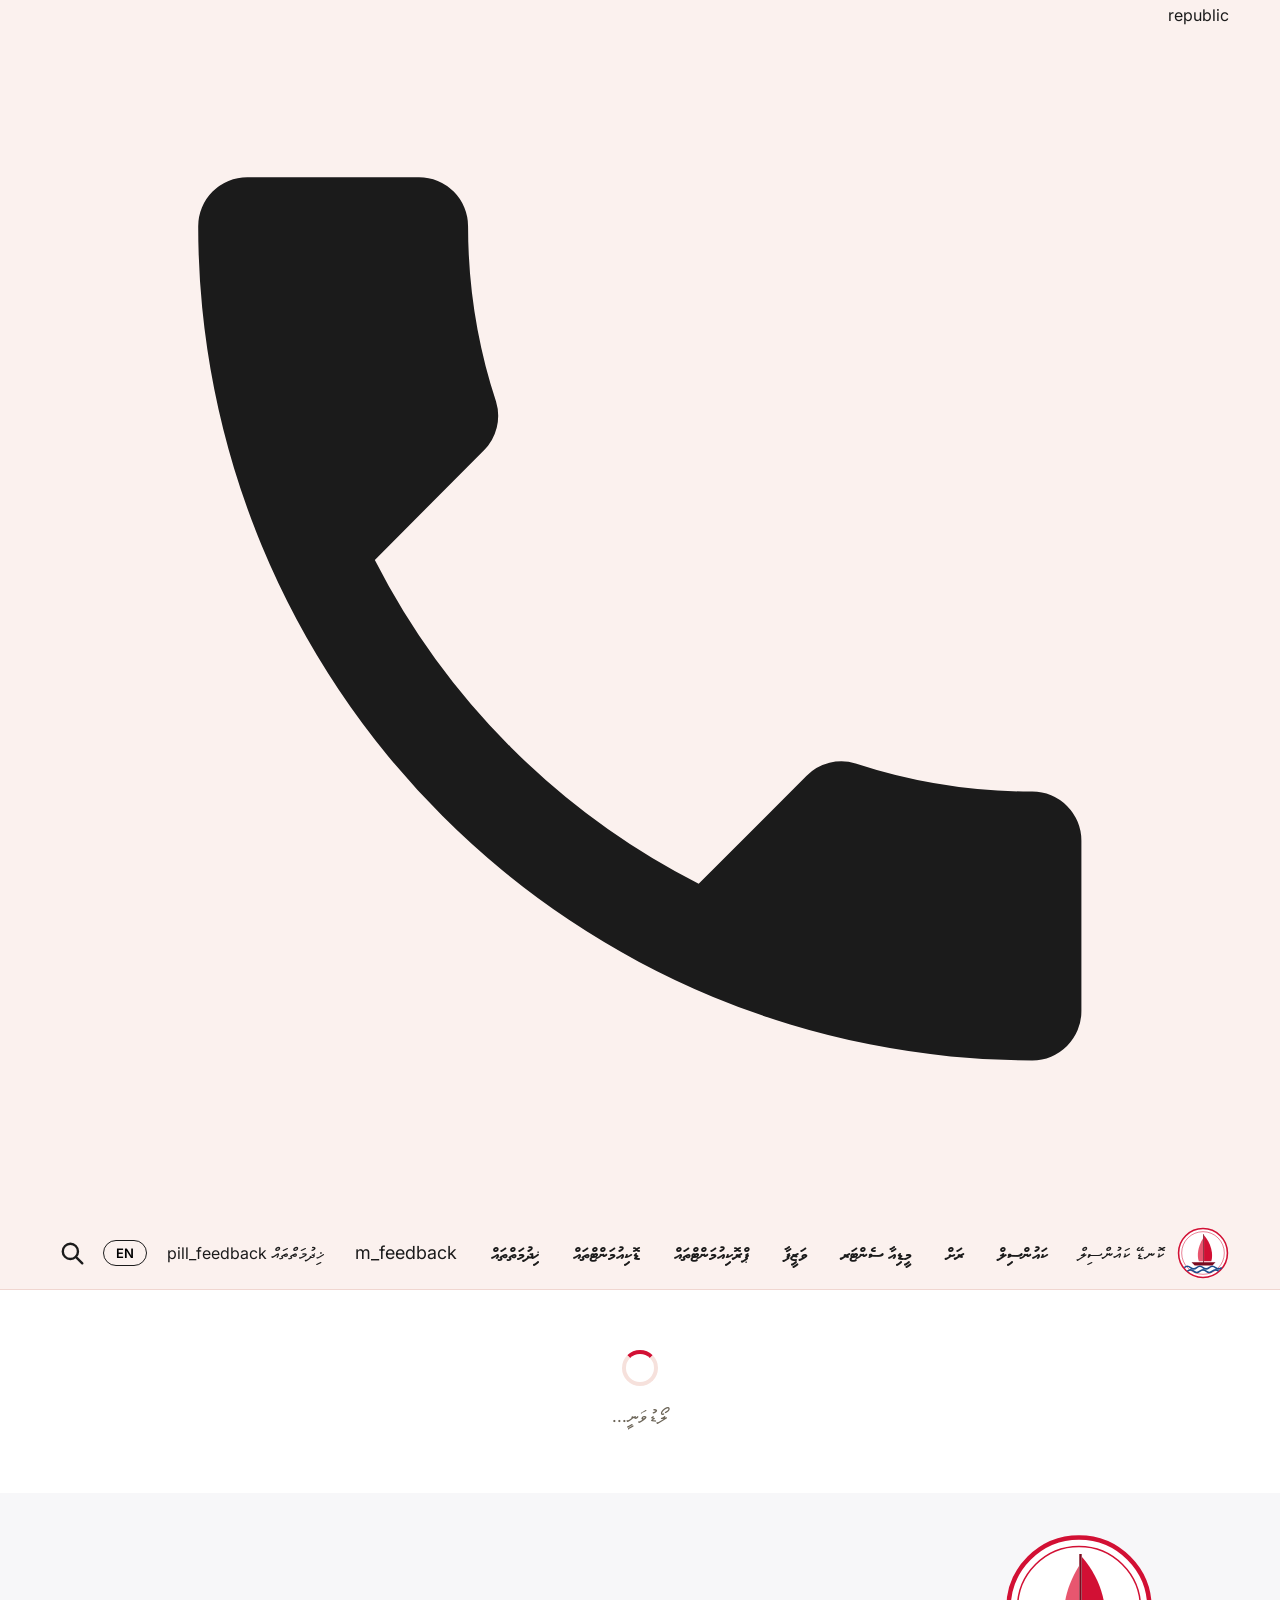
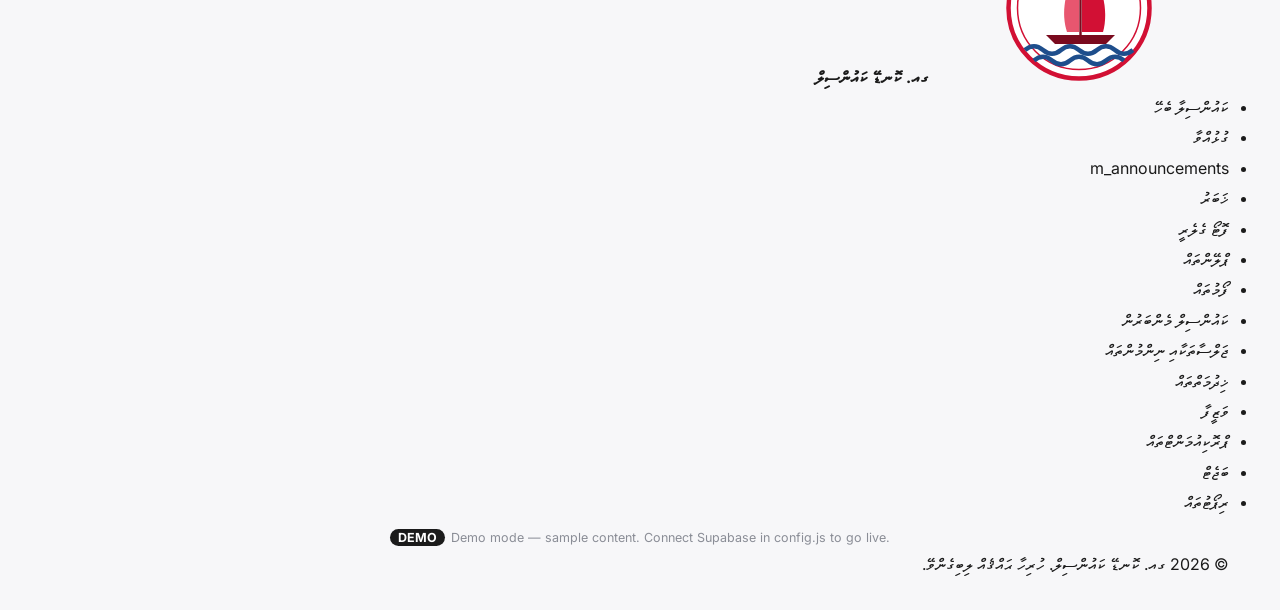
<file: index.html>
<!DOCTYPE html>
<html lang="dv" dir="rtl">
<head>
<meta charset="UTF-8">
<meta name="viewport" content="width=device-width, initial-scale=1.0">
<title>ގއ. ކޮނޑޭ ކައުންސިލް</title>
<meta name="description" content="GA. Kondey Council — official website: news, vacancies, procurement, services and council information.">
<link rel="preconnect" href="https://fonts.googleapis.com">
<link rel="preconnect" href="https://fonts.gstatic.com" crossorigin>
<link href="https://fonts.googleapis.com/css2?family=Noto+Sans+Thaana:wght@400;600;700&family=Inter:wght@400;500;600;700;800&display=swap" rel="stylesheet">
<link rel="stylesheet" href="css/site.css?v=20261116e">
</head>
<body>
<a href="#app" class="skip" data-i18n="skip">މައިގަނޑު ބައިތަކަށް</a>

<!-- Logo (placeholder — replace with the council's real logo) -->
<svg width="0" height="0" style="position:absolute" aria-hidden="true">
  <symbol id="logo" viewBox="0 0 100 100">
    <circle cx="50" cy="50" r="47" fill="#fff" stroke="#D21034" stroke-width="3"/>
    <circle cx="50" cy="50" r="41" fill="none" stroke="#D21034" stroke-width="1"/>
    <path d="M52 16 C66 32 70 52 66 66 L52 66 Z" fill="#D21034"/>
    <path d="M50 22 C40 38 38 54 42 66 L50 66 Z" fill="#E8566F"/>
    <line x1="51" y1="14" x2="51" y2="70" stroke="#7A0A1E" stroke-width="1.6"/>
    <path d="M28 68 L74 68 L68 74 L34 74 Z" fill="#7A0A1E"/>
    <path d="M14 78 q6 -5 12 0 t12 0 t12 0 t12 0 t12 0 t12 0" fill="none" stroke="#1E4E8C" stroke-width="3"/>
    <path d="M20 85 q6 -5 12 0 t12 0 t12 0 t12 0 t12 0" fill="none" stroke="#1E4E8C" stroke-width="3"/>
  </symbol>
</svg>

<header class="site-header" id="header">
  <div class="topbar"><div class="container tb-in">
    <span class="tb-text" data-i18n="republic">ދިވެހިރާއްޖޭގެ ޖުމްހޫރިއްޔާ</span>
    <a class="hotline" id="hotline" href="tel:+9607230019"><span class="hl-ic"><svg viewBox="0 0 24 24" fill="currentColor"><path d="M6.6 10.8a15.1 15.1 0 0 0 6.6 6.6l2.2-2.2a1 1 0 0 1 1-.25 11.4 11.4 0 0 0 3.6.57 1 1 0 0 1 1 1V20a1 1 0 0 1-1 1A17 17 0 0 1 3 4a1 1 0 0 1 1-1h3.5a1 1 0 0 1 1 1c0 1.25.2 2.45.57 3.57a1 1 0 0 1-.25 1z"/></svg></span><span class="ltr" id="hotlineNum"></span></a>
  </div></div>
  <div class="container nav">
    <a href="#/" class="logo" aria-label="Home">
      <svg><use href="#logo"/></svg>
      <span class="logo-name" data-i18n="short">ކޮނޑޭ ކައުންސިލް</span>
    </a>

    <ul class="menu" id="menu">
      <li><a href="#/council" data-i18n="m_council"></a>
        <ul class="dropdown">
          <li><a href="#/council" data-ic="building"><span class="ml" data-i18n="m_council_about"></span></a></li>
          <li><a href="#/council#members" data-ic="user"><span class="ml" data-i18n="m_members"></span></a></li>
          <li><a href="#/meetings" data-ic="gavel"><span class="ml" data-i18n="m_meetings"></span></a></li>
          <li><a href="#/contact" data-ic="phone"><span class="ml" data-i18n="m_contact"></span></a></li>
        </ul>
      </li>
      <li><a href="#/island" data-i18n="m_island"></a>
        <ul class="dropdown">
          <li><a href="#/island" data-ic="map"><span class="ml" data-i18n="m_island_profile"></span></a></li>
          <li><a href="#/island#gallery" data-ic="image"><span class="ml" data-i18n="m_gallery"></span></a></li>
          <li><a href="#/documents?type=plan" data-ic="plan"><span class="ml" data-i18n="m_plans"></span></a></li>
        </ul>
      </li>
      <li><a href="#/news" data-i18n="m_media"></a>
        <ul class="dropdown">
          <li><a href="#/news" data-ic="news"><span class="ml" data-i18n="m_news"></span></a></li>
          <li><a href="#/announcements" data-ic="megaphone"><span class="ml" data-i18n="m_announcements"></span></a></li>
          <li><a href="#/island#gallery" data-ic="image"><span class="ml" data-i18n="m_gallery"></span></a></li>
        </ul>
      </li>
      <li><a href="#/jobs" data-i18n="m_jobs"></a>
        <ul class="dropdown">
          <li><a href="#/jobs" data-ic="briefcase"><span class="ml" data-i18n="m_open_jobs"></span></a></li>
          <li><a href="#/jobs?show=all" data-ic="list"><span class="ml" data-i18n="m_all_jobs"></span></a></li>
        </ul>
      </li>
      <li><a href="#/procurement" data-i18n="m_procurement"></a>
        <ul class="dropdown">
          <li><a href="#/procurement" data-ic="megaphone"><span class="ml" data-i18n="m_open_tenders"></span></a></li>
          <li><a href="#/procurement?show=all" data-ic="receipt"><span class="ml" data-i18n="m_tender_results"></span></a></li>
        </ul>
      </li>
      <li><a href="#/documents" data-i18n="m_documents"></a>
        <ul class="dropdown">
          <li><a href="#/documents?type=form" data-ic="form"><span class="ml" data-i18n="m_forms"></span></a></li>
          <li><a href="#/documents?type=regulation" data-ic="scale"><span class="ml" data-i18n="m_regs"></span></a></li>
          <li><a href="#/documents?type=budget" data-ic="coins"><span class="ml" data-i18n="m_budget"></span></a></li>
          <li><a href="#/documents?type=report" data-ic="chart"><span class="ml" data-i18n="m_reports"></span></a></li>
          <li><a href="#/documents?type=plan" data-ic="plan"><span class="ml" data-i18n="m_plans"></span></a></li>
          <li><a href="#/documents" data-ic="folder"><span class="ml" data-i18n="m_all_docs"></span></a></li>
        </ul>
      </li>
      <li class="m-only"><a href="#/services" data-i18n="m_services"></a></li>
      <li class="m-only"><a href="#/contact" data-i18n="m_feedback"></a></li>
    </ul>

    <div class="nav-cta">
      <a class="pill pill-red" href="#/services" data-i18n="m_services"></a>
      <a class="pill pill-wine" href="#/contact" data-i18n="pill_feedback"></a>
    </div>

    <div class="nav-tools">
      <button class="lang-btn" id="langBtn" type="button">EN</button>
      <button class="icon-btn" id="searchBtn" type="button" aria-label="Search">
        <svg viewBox="0 0 24 24" fill="none" stroke="currentColor" stroke-width="2.2" stroke-linecap="round"><circle cx="10.5" cy="10.5" r="7"/><line x1="16" y1="16" x2="21.5" y2="21.5"/></svg>
      </button>
      <button class="icon-btn burger" id="burger" type="button" aria-label="Menu" aria-expanded="false">
        <svg viewBox="0 0 24 24" fill="none" stroke="currentColor" stroke-width="2.2" stroke-linecap="round"><line x1="3" y1="6" x2="21" y2="6"/><line x1="3" y1="12" x2="21" y2="12"/><line x1="3" y1="18" x2="21" y2="18"/></svg>
      </button>
    </div>
  </div>
</header>

<div class="search-panel" id="searchPanel" role="dialog" aria-modal="true" aria-label="Search">
  <form class="search-box" id="searchForm">
    <button class="icon-btn search-close" id="searchClose" type="button" aria-label="Close">
      <svg viewBox="0 0 24 24" fill="none" stroke="currentColor" stroke-width="2.2" stroke-linecap="round"><line x1="5" y1="5" x2="19" y2="19"/><line x1="19" y1="5" x2="5" y2="19"/></svg>
    </button>
    <input type="search" id="searchInput" data-i18n-ph="search" placeholder="ހޯދާ..." autocomplete="off">
  </form>
</div>

<!-- Every page is drawn here by js/site.js -->
<main id="app" tabindex="-1"><div class="loading"><div class="spinner"></div></div></main>

<footer class="mfooter">
  <div class="container f-grid">
    <div class="f-brand"><svg><use href="#logo"/></svg><strong data-i18n="name">ގއ. ކޮނޑޭ ކައުންސިލް</strong></div>
    <ul class="f-links"><li><a href="#/council" data-i18n="m_council_about"></a></li><li><a href="#/contact" data-i18n="m_contact"></a></li><li><a href="#/announcements" data-i18n="m_announcements"></a></li><li><a href="#/news" data-i18n="m_news"></a></li><li><a href="#/island#gallery" data-i18n="m_gallery"></a></li><li><a href="#/documents?type=plan" data-i18n="m_plans"></a></li><li><a href="#/documents?type=form" data-i18n="m_forms"></a></li></ul>
    <ul class="f-links"><li><a href="#/council#members" data-i18n="m_members"></a></li><li><a href="#/meetings" data-i18n="m_meetings"></a></li><li><a href="#/services" data-i18n="m_services"></a></li><li><a href="#/jobs" data-i18n="m_jobs"></a></li><li><a href="#/procurement" data-i18n="m_procurement"></a></li><li><a href="#/documents?type=budget" data-i18n="m_budget"></a></li><li><a href="#/documents?type=report" data-i18n="m_reports"></a></li></ul>
    <div class="f-contact"><div id="fContact"></div><div class="social" id="social"></div></div>
  </div>
  <div class="container"><p class="f-copy" id="copy"></p></div>
</footer>

<div class="lightbox" id="lightbox" role="dialog" aria-modal="true">
  <button class="icon-btn" id="lbClose" type="button" aria-label="Close">
    <svg viewBox="0 0 24 24" fill="none" stroke="currentColor" stroke-width="2.2" stroke-linecap="round"><line x1="5" y1="5" x2="19" y2="19"/><line x1="19" y1="5" x2="5" y2="19"/></svg>
  </button>
  <figure><img id="lbImg" alt=""><p id="lbCap"></p></figure>
</div>

<button class="to-top" id="toTop" type="button" aria-label="Back to top">
  <svg viewBox="0 0 24 24" width="22" height="22" fill="none" stroke="currentColor" stroke-width="2.4" stroke-linecap="round"><path d="M6 15l6-6 6 6"/></svg>
</button>

<script src="config.js?v=20261116e"></script>
<script src="js/sample-data.js?v=20261116e"></script>
<script src="js/store.js?v=20261116e"></script>
<script src="js/site.js?v=20261116e"></script>
</body>
</html>
</file>
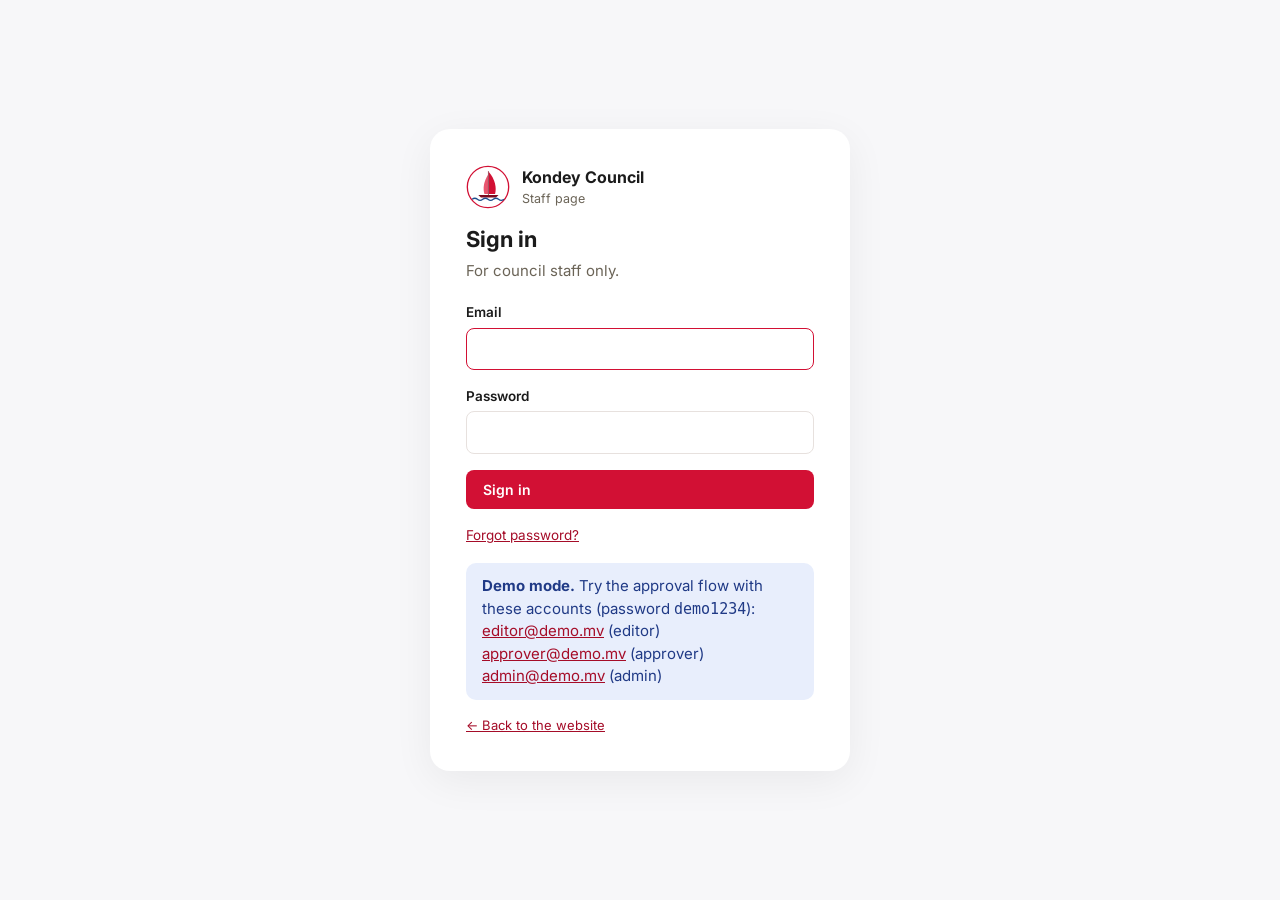
<file: admin.html>
<!DOCTYPE html>
<html lang="en" dir="ltr">
<head>
<meta charset="UTF-8">
<meta name="viewport" content="width=device-width, initial-scale=1.0">
<meta name="robots" content="noindex, nofollow">
<title>Staff — Kondey Council</title>
<link rel="preconnect" href="https://fonts.googleapis.com">
<link rel="preconnect" href="https://fonts.gstatic.com" crossorigin>
<link href="https://fonts.googleapis.com/css2?family=Inter:wght@400;500;600;700&display=swap" rel="stylesheet">
<link rel="stylesheet" href="css/admin.css?v=20261116e">
</head>
<body>
<svg width="0" height="0" style="position:absolute" aria-hidden="true">
  <symbol id="logo" viewBox="0 0 100 100">
    <circle cx="50" cy="50" r="47" fill="#fff" stroke="#D21034" stroke-width="3"/>
    <path d="M52 16 C66 32 70 52 66 66 L52 66 Z" fill="#D21034"/>
    <path d="M50 22 C40 38 38 54 42 66 L50 66 Z" fill="#E8566F"/>
    <line x1="51" y1="14" x2="51" y2="70" stroke="#7A0A1E" stroke-width="1.6"/>
    <path d="M28 68 L74 68 L68 74 L34 74 Z" fill="#7A0A1E"/>
    <path d="M14 78 q6 -5 12 0 t12 0 t12 0 t12 0 t12 0 t12 0" fill="none" stroke="#1E4E8C" stroke-width="3"/>
  </symbol>
</svg>
<div id="root"><div class="loading">Loading…</div></div>

<script src="config.js?v=20261116e"></script>
<script src="js/sample-data.js?v=20261116e"></script>
<script src="js/store.js?v=20261116e"></script>
<!-- Supabase library (only used once config.js is filled in) -->
<script>
  if (window.KondeyStore.live) document.write('<script src="https://cdn.jsdelivr.net/npm/@supabase/supabase-js@2"><\/script>');
</script>
<script src="js/admin.js?v=20261116e"></script>
</body>
</html>
</file>
<file: css/site.css>
/* Kondey Council website styles */
@font-face{font-family:"MV Waheed";src:url("../fonts/MV_Waheed.otf") format("opentype");font-display:swap;unicode-range:U+0780-07BF,U+060C,U+061B,U+061F,U+FDF2}
@font-face{font-family:"Faruma";src:url("../fonts/Faruma.ttf") format("truetype");font-display:swap;unicode-range:U+0780-07BF,U+060C,U+061B,U+061F,U+FDF2}




:root{
  --cream:#FBF1EE;
  --cream-2:#F6E1DC;
  --gold:#D21034;
  --gold-dark:#A50C28;
  --navy:#B00D2C;
  --navy-dark:#6E0718;
  --ink:#1B1B1B;
  --muted:#6B6457;
  --white:#FFFFFF;
  --line:#F0D6D0;
  --radius:14px;
  --head:"MV Waheed","Inter","Noto Sans Thaana",sans-serif;
  --body:"Faruma","Inter","Noto Sans Thaana",sans-serif;
}
html[lang="en"]{--head:"Inter",sans-serif;--body:"Inter",sans-serif}
*{box-sizing:border-box;margin:0;padding:0}
html{scroll-behavior:smooth}
body{font-family:var(--body);color:var(--ink);background:var(--white);line-height:1.9;font-size:16px}
html[lang="en"] body{line-height:1.6}
a{color:inherit;text-decoration:none}
img{max-width:100%;display:block}
h1,h2,h3,h4{font-family:var(--head);font-weight:700;line-height:1.5}
html[lang="dv"] :is(h1,h2,h3,h4){font-weight:400}
html[lang="en"] .service h3,html[lang="en"] .n-card h3{font-size:18px}
html[lang="en"] .news-item h4,html[lang="en"] .member h4{font-size:16px}
html[lang="en"] .menu>li>a{font-size:16px;font-weight:500}
html[lang="en"] .foot-links a{font-size:15px}
html[lang="en"] .foot-name span{font-size:16px}
.container{width:min(1240px,92%);margin-inline:auto}

/* ================= HEADER (matches your design) ================= */
.site-header{position:sticky;top:0;z-index:100;background:var(--cream);border-bottom:1px solid var(--line);transition:box-shadow .2s}
.site-header.scrolled{box-shadow:0 4px 18px rgba(0,0,0,.06)}
.nav{display:flex;align-items:center;justify-content:space-between;height:72px;gap:20px}
.logo{display:flex;align-items:center;gap:12px;flex-shrink:0}
.logo svg{width:52px;height:52px}
.logo-text{display:none;font-family:var(--head);font-size:15px;line-height:1.3}
.menu{display:flex;align-items:center;justify-content:space-between;flex:1;list-style:none;gap:6px}
.menu>li{position:relative}
.menu>li>a{display:block;padding:22px 10px;font-family:var(--head);font-size:18px;white-space:nowrap;transition:color .2s}
.menu>li>a:hover,.menu>li:focus-within>a{color:var(--gold-dark)}
.dropdown{position:absolute;top:100%;inset-inline-start:0;min-width:220px;background:var(--white);border:1px solid var(--line);border-radius:10px;box-shadow:0 12px 30px rgba(0,0,0,.08);list-style:none;padding:8px;opacity:0;visibility:hidden;transform:translateY(8px);transition:.2s}
.menu>li:hover .dropdown,.menu>li:focus-within .dropdown{opacity:1;visibility:visible;transform:none}
.dropdown a{display:block;padding:8px 12px;border-radius:6px;font-size:15px}
.dropdown a:hover{background:var(--cream)}
.nav-tools{display:flex;align-items:center;gap:10px;flex-shrink:0}
.icon-btn{background:none;border:0;cursor:pointer;width:42px;height:42px;display:grid;place-items:center;border-radius:50%;color:var(--ink)}
.icon-btn:hover{background:var(--cream-2)}
.icon-btn svg{width:26px;height:26px}
.lang-btn{font-family:"Inter",sans-serif;font-weight:600;font-size:13px;border:1.5px solid var(--ink);border-radius:20px;padding:4px 12px;background:none;cursor:pointer}
html[lang="en"] .lang-btn{font-family:"Noto Sans Thaana",sans-serif}
.lang-btn:hover{background:var(--ink);color:var(--cream)}
.burger{display:none}

/* search overlay */
.search-panel{position:fixed;inset:0;background:rgba(251,241,238,.97);z-index:200;display:none;align-items:flex-start;justify-content:center;padding-top:18vh}
.search-panel.open{display:flex}
.search-box{width:min(680px,90%);position:relative}
.search-box input{width:100%;font-family:var(--body);font-size:22px;padding:18px 24px;border:2px solid var(--ink);border-radius:50px;background:var(--white);outline:none}
.search-close{position:absolute;top:-60px;inset-inline-end:0}

/* ================= HERO ================= */
.hero{position:relative;height:min(78vh,640px);overflow:hidden;color:var(--white)}
.slide{position:absolute;inset:0;background-size:cover;background-position:center;opacity:0;transition:opacity 1s}
.slide.active{opacity:1}
.slide::after{content:"";position:absolute;inset:0;background:linear-gradient(to top,rgba(60,4,14,.85) 0%,rgba(60,4,14,.25) 55%,rgba(0,0,0,.05) 100%)}
.hero-content{position:absolute;inset-inline:0;bottom:70px;z-index:2}
.tag{display:inline-block;background:var(--gold);color:var(--white);font-size:13px;padding:2px 14px;border-radius:20px;margin-bottom:12px}
.hero h1{font-size:clamp(26px,4vw,46px);max-width:760px;margin-bottom:10px}
.hero p{max-width:640px;opacity:.9;font-size:17px}
.btn{display:inline-flex;align-items:center;gap:8px;padding:10px 26px;border-radius:30px;font-family:var(--body);font-size:15px;cursor:pointer;border:0;transition:.2s}
.btn-gold{background:var(--gold);color:var(--white)}
.btn-gold:hover{background:var(--gold-dark)}
.btn-outline{border:1.5px solid currentColor;background:none}
.btn-outline:hover{background:var(--ink);color:var(--white);border-color:var(--ink)}
.hero .btn{margin-top:20px}
.dots{position:absolute;bottom:28px;inset-inline:0;display:flex;justify-content:center;gap:8px;z-index:3}
.dots button{width:10px;height:10px;border-radius:10px;border:0;background:rgba(255,255,255,.5);cursor:pointer;transition:.3s}
.dots button.active{width:30px;background:var(--gold)}

/* ================= STATS BAR ================= */
.stats{background:var(--navy);color:var(--white);position:relative;z-index:5}
.stats-grid{display:grid;grid-template-columns:repeat(4,1fr)}
.stat{padding:28px 16px;text-align:center;border-inline-start:1px solid rgba(255,255,255,.12)}
.stat:first-child{border:0}
.stat strong{display:block;font-family:"Inter",sans-serif;font-size:34px;font-weight:700;color:#FFD1D8;line-height:1.2}
.stat span{font-size:18px;opacity:.9;font-family:var(--head)}

/* ================= SECTIONS ================= */
section{padding:80px 0}
/* Section heading card (white rounded box, big centred navy title) */
.section-head{position:relative;display:flex;flex-direction:column;align-items:center;justify-content:center;text-align:center;
  background:var(--white);border:1px solid #ECEEF3;border-radius:24px;padding:38px 24px;margin-bottom:28px;
  box-shadow:0 2px 10px rgba(120,10,30,.05)}
.section-head > div{display:flex;flex-direction:column;align-items:center}
.section-head :is(h1,h2){font-size:clamp(30px,4.6vw,54px);color:#B00D2C;line-height:1.4;font-weight:700}
html[lang="en"] .section-head :is(h1,h2){font-weight:800;letter-spacing:-.5px}
html[lang="dv"] .section-head :is(h1,h2){font-weight:400}
.section-head p{color:var(--muted);margin-top:6px;font-size:16px}
.section-head .more{position:absolute;bottom:14px;inset-inline-end:24px;font-size:14px}
.panel-title .more{position:static}
.more{font-family:var(--body);color:var(--gold-dark);font-size:15px}
.more:hover{text-decoration:underline}
.bg-cream{background:var(--cream)}

/* services */
.services{display:grid;grid-template-columns:repeat(4,1fr);gap:20px}
.service{background:var(--white);border:1px solid var(--line);border-radius:var(--radius);padding:28px 22px;transition:.25s}
.service:hover{transform:translateY(-4px);box-shadow:0 14px 30px rgba(210,16,52,.12);border-color:var(--gold)}
.service .ic{width:54px;height:54px;border-radius:14px;background:var(--cream);display:grid;place-items:center;margin-bottom:16px;color:var(--navy)}
.service .ic svg{width:28px;height:28px}
.service h3{font-size:21px;margin-bottom:6px}
.service p{color:var(--muted);font-size:14.5px}

/* news */
.news-grid{display:grid;grid-template-columns:1.4fr 1fr;gap:24px}
.news-main{position:relative;border-radius:var(--radius);overflow:hidden;min-height:440px;color:var(--white);display:flex;align-items:flex-end}
.news-main img{position:absolute;inset:0;width:100%;height:100%;object-fit:cover;transition:transform .5s}
.news-main:hover img{transform:scale(1.04)}
.news-main::after{content:"";position:absolute;inset:0;background:linear-gradient(to top,rgba(0,0,0,.8),transparent 60%)}
.news-main .txt{position:relative;z-index:2;padding:28px}
.news-main h3{font-size:28px}
.news-list{display:flex;flex-direction:column;gap:18px}
.news-item{display:grid;grid-template-columns:130px 1fr;gap:16px;align-items:center;padding-bottom:18px;border-bottom:1px solid var(--line)}
.news-item:last-child{border:0}
.news-item img{width:130px;height:92px;object-fit:cover;border-radius:10px}
.news-item h4{font-size:19px;margin-bottom:4px}
.news-item h4:hover{color:var(--gold-dark)}
.date{font-size:13px;color:var(--muted)}
.news-main .date{color:rgba(255,255,255,.8)}

/* notices (procurement / jobs) */
.two-col{display:grid;grid-template-columns:1fr 1fr;gap:28px}
.panel{background:var(--white);border-radius:var(--radius);border:1px solid var(--line);padding:28px}
.panel-title{display:flex;justify-content:space-between;align-items:center;margin-bottom:12px}
.panel-title h3{font-size:24px}
.notice{display:flex;justify-content:space-between;align-items:center;gap:16px;padding:16px 0;border-bottom:1px dashed var(--line)}
.notice:last-child{border:0}
.notice h4{font-size:15.5px;font-weight:600}
.badge{font-size:12px;padding:2px 12px;border-radius:20px;white-space:nowrap}
.badge.open{background:#E3F4E8;color:#1E7A3C}
.badge.soon{background:#FFF2D6;color:#9E6B00}
.badge.closed{background:#F1F1F1;color:#777}

/* members */
.members{display:flex;flex-wrap:wrap;justify-content:center;gap:30px 22px;max-width:900px;margin-inline:auto}
.member{flex:0 1 285px}
.member{text-align:center}
.member .photo{aspect-ratio:1;border-radius:50%;overflow:hidden;border:4px solid var(--cream);box-shadow:0 0 0 2px var(--gold);margin:0 auto 14px;width:78%;max-width:230px}
.member .photo img{width:100%;height:100%;object-fit:cover}
.member h4{font-size:20px}
.member span{font-size:14px;color:var(--muted)}
.member.president .photo{box-shadow:0 0 0 3px var(--navy)}
.m-phone{display:inline-flex;align-items:center;gap:6px;margin-top:6px;padding:3px 14px;border-radius:20px;background:var(--cream);color:var(--gold-dark);font-family:"Inter",sans-serif;font-size:14px;direction:ltr}
.m-phone:hover{background:var(--gold);color:var(--white)}
.m-phone svg{width:14px;height:14px;flex-shrink:0}
.m-contacts{display:flex;flex-wrap:wrap;justify-content:center;gap:6px;margin-top:6px}
.m-contacts .m-phone{margin-top:0;font-size:13.5px;max-width:100%;overflow-wrap:anywhere}
.m-contacts a[href^="mailto"]{font-size:12.5px;letter-spacing:-.1px}
.m-contacts a[href^="mailto"]{white-space:nowrap}
.member span{display:block}

/* about band */
.about{display:grid;grid-template-columns:1fr 1fr;gap:50px;align-items:center}
.about img{border-radius:var(--radius);aspect-ratio:4/3;object-fit:cover;width:100%}
.about h2{font-size:clamp(24px,3vw,34px);margin-bottom:14px}
.about p{color:var(--muted);margin-bottom:14px}
.about .btns{display:flex;gap:12px;flex-wrap:wrap;margin-top:8px}

/* ===== news pages ===== */
[hidden]{display:none!important}
section[id],#home{scroll-margin-top:80px}
.crumbs{display:flex;gap:8px;align-items:center;font-size:14px;color:var(--muted);margin-bottom:18px;flex-wrap:wrap}
.crumbs a{color:var(--gold-dark)}
.crumbs a:hover{text-decoration:underline}
.news-cards{display:grid;grid-template-columns:repeat(3,1fr);gap:24px}
.n-card{background:var(--white);border:1px solid var(--line);border-radius:var(--radius);overflow:hidden;transition:.25s;display:flex;flex-direction:column}
.n-card:hover{transform:translateY(-4px);box-shadow:0 14px 30px rgba(210,16,52,.12)}
.n-card img{width:100%;aspect-ratio:16/10;object-fit:cover;background:var(--cream)}
.n-card .b{padding:18px 20px 22px}
.n-card .tag{font-size:12px;margin-bottom:8px}
.n-card h3{font-size:21px;margin-bottom:6px}
.n-card p{color:var(--muted);font-size:14.5px;margin-top:6px;display:-webkit-box;-webkit-line-clamp:2;-webkit-box-orient:vertical;overflow:hidden}
.article-wrap{display:grid;grid-template-columns:1fr 320px;gap:40px;align-items:start}
.article h1{font-size:clamp(26px,3.6vw,40px);margin:6px 0 8px}
.article .meta{display:flex;gap:16px;align-items:center;color:var(--muted);font-size:14.5px;flex-wrap:wrap;margin-bottom:22px}
.article .cover{width:100%;aspect-ratio:16/9;object-fit:cover;border-radius:var(--radius);background:var(--cream);margin-bottom:28px}
.article .body p{font-size:17.5px;margin-bottom:18px;color:#2a2a2a}
html[lang="en"] .article .body p{font-size:17px;line-height:1.75}
.share{display:flex;align-items:center;gap:10px;border-top:1px solid var(--line);padding-top:20px;margin-top:10px;flex-wrap:wrap}
.share span{font-size:15px;color:var(--muted);margin-inline-end:4px}
.share a,.share button{width:40px;height:40px;border-radius:50%;background:var(--cream);color:var(--gold-dark);display:grid;place-items:center;border:0;cursor:pointer}
.share a:hover,.share button:hover{background:var(--gold);color:var(--white)}
.share svg{width:18px;height:18px}
.copied{font-size:13px;color:#1E7A3C}
.back-link{display:inline-flex;gap:6px;color:var(--gold-dark);margin-top:24px;font-size:15px}
.back-link:hover{text-decoration:underline}
.article-side{position:sticky;top:96px;background:var(--cream);border-radius:var(--radius);padding:22px}
.article-side h3{font-size:22px;margin-bottom:12px}
.article-side .news-item{grid-template-columns:90px 1fr;gap:12px;padding-bottom:14px;border-bottom:1px solid var(--line)}
.article-side .news-item img{width:90px;height:66px}
.article-side .news-item h4{font-size:17px}
.side-all{margin-top:16px;width:100%;justify-content:center}
@media (max-width:960px){.news-cards{grid-template-columns:repeat(2,1fr)}.article-wrap{grid-template-columns:1fr}.article-side{position:static}}
@media (max-width:560px){.news-cards{grid-template-columns:1fr}}

/* footer (card style) */
footer{background:#F7F7F9;padding:40px 0 30px}
.foot-card{background:var(--white);border-radius:24px;padding:40px 56px 34px;box-shadow:0 1px 6px rgba(0,0,0,.03)}
.foot-top{display:flex;justify-content:space-between;align-items:center;gap:20px;padding-bottom:40px;border-bottom:1.5px solid #E7E8EC;flex-wrap:wrap}
.foot-name{display:flex;align-items:baseline;gap:22px;flex-wrap:wrap}
.foot-name strong{font-family:var(--head);font-weight:400;color:var(--navy);font-size:22px}
.foot-name span{font-size:19px;color:var(--ink);font-family:var(--head)}
.social{display:flex;gap:18px}
.social a{color:#8A8D96;display:grid;place-items:center;transition:color .2s}
.social a:hover{color:var(--gold)}
.social svg{width:20px;height:20px}
.foot-links{display:flex;justify-content:space-between;flex-wrap:wrap;gap:12px 24px;list-style:none;padding:26px 0 30px}
.foot-links a{color:#7A7D86;font-size:17px;font-family:var(--head)}
.foot-links a:hover{color:var(--gold)}
.foot-contact{display:grid;grid-template-columns:repeat(4,1fr);align-items:center}
.fc-item{display:flex;align-items:center;justify-content:space-between;gap:16px;padding:6px 28px;direction:ltr;font-family:"Inter",sans-serif;font-size:15.5px;color:#3D4250}
html[dir="rtl"] .fc-item:not(:last-child),html[dir="ltr"] .fc-item:not(:first-child){border-left:1.5px solid #E7E8EC}
html[dir="rtl"] .fc-item:first-child,html[dir="ltr"] .fc-item:last-child{padding-right:0}
html[dir="rtl"] .fc-item:last-child,html[dir="ltr"] .fc-item:first-child{padding-left:0}
.fc-item svg{width:24px;height:24px;flex-shrink:0;color:#3D4250}
.fc-item a:hover{color:var(--gold)}
.copy{text-align:center;font-size:13.5px;color:#8A8D96;margin-top:22px}

.to-top{position:fixed;bottom:24px;inset-inline-start:24px;width:46px;height:46px;border-radius:50%;background:var(--gold);color:var(--white);border:0;cursor:pointer;display:none;place-items:center;box-shadow:0 6px 18px rgba(0,0,0,.2);z-index:90}
.to-top.show{display:grid}

/* ================= RESPONSIVE ================= */
@media (max-width:1100px){
  .menu>li>a{font-size:16px;padding-inline:6px}
}
@media (max-width:960px){
  .burger{display:grid}
  .logo-text{display:block}
  .menu{position:fixed;top:72px;inset-inline:0;bottom:0;background:var(--cream);flex-direction:column;align-items:stretch;justify-content:flex-start;padding:10px 6%;overflow-y:auto;transform:translateX(100%);transition:transform .3s;gap:0}
  html[dir="ltr"] .menu{transform:translateX(-100%)}
  .menu.open{transform:none!important}
  .menu>li>a{padding:14px 4px;border-bottom:1px solid var(--line);font-size:19px}
  .dropdown{position:static;opacity:1;visibility:visible;transform:none;box-shadow:none;border:0;background:none;display:none;padding:0 14px}
  .menu>li.expanded .dropdown{display:block}
  .services{grid-template-columns:repeat(2,1fr)}
  .news-grid,.two-col,.about{grid-template-columns:1fr}
  .foot-contact{grid-template-columns:1fr 1fr;row-gap:14px}
  .fc-item{border:0!important;padding:4px 0!important;justify-content:flex-start}
  .foot-card{padding:32px 28px}
  .foot-links{justify-content:flex-start}
  .stats-grid{grid-template-columns:repeat(2,1fr)}
  .stat:nth-child(3){border:0}
}
@media (max-width:560px){
  section{padding:56px 0}
  .section-head{padding:26px 16px;border-radius:18px}
  .section-head .more{position:static;margin-top:8px}
  .foot-contact{grid-template-columns:1fr}
  .services{grid-template-columns:1fr 1fr;gap:12px}
  .service{padding:18px 14px}
  .service .ic{width:44px;height:44px;margin-bottom:10px}
  .service h3{font-size:18px}
  .service p{font-size:13px}
  .fc-item{border:0!important;padding:4px 0!important;justify-content:flex-start;gap:14px}
  html[dir="rtl"] .fc-item{justify-content:flex-start}
  .foot-card{padding:28px 20px}
  .members{max-width:300px}
  .news-item{grid-template-columns:100px 1fr}
  .news-item img{width:100px;height:76px}
  .stat strong{font-size:26px}
}

/* ================= PHASE 1 PAGES ================= */
:focus-visible{outline:3px solid var(--gold);outline-offset:2px;border-radius:6px}
#app:focus,#app:focus-visible{outline:none}
.skip{position:absolute;inset-inline-start:-999px;top:8px;background:var(--ink);color:#fff;padding:8px 14px;border-radius:8px;z-index:300}
.skip:focus{inset-inline-start:8px}
.page{padding:48px 0 80px}
.loading,.empty{padding:60px 20px;text-align:center;color:var(--muted);font-size:17px}
.spinner{width:36px;height:36px;border:4px solid var(--cream-2);border-top-color:var(--gold);border-radius:50%;animation:spin 1s linear infinite;margin:0 auto 14px}
@keyframes spin{to{transform:rotate(360deg)}}
.updated{color:var(--muted);font-size:13.5px;margin-top:36px;text-align:center}
.lead{font-size:18px;color:#3a3a3a;max-width:820px}
.prose p{margin-bottom:14px;font-size:17px}
html[lang="en"] .prose p{line-height:1.75}

/* filter chips */
.filters{display:flex;flex-wrap:wrap;gap:8px;margin:0 0 24px;align-items:center}
.chip{border:1.5px solid var(--line);background:var(--white);border-radius:20px;padding:5px 16px;font-family:var(--body);font-size:14.5px;cursor:pointer;color:var(--ink)}
.chip:hover{border-color:var(--gold)}
.chip.on{background:var(--gold);color:var(--white);border-color:var(--gold)}
.filters select{border:1.5px solid var(--line);border-radius:20px;padding:5px 14px;font-family:var(--body);font-size:14.5px;background:var(--white)}

/* list rows (jobs, tenders, documents, meetings) */
.rows{background:var(--white);border:1px solid var(--line);border-radius:var(--radius);overflow:hidden}
.row{display:grid;grid-template-columns:1fr auto;gap:16px;align-items:center;padding:18px 24px;border-bottom:1px solid var(--line);transition:background .15s}
.row:last-child{border-bottom:0}
a.row:hover{background:var(--cream)}
.row h3{font-size:20px;line-height:1.5}
.row .sub{display:flex;flex-wrap:wrap;gap:6px 18px;color:var(--muted);font-size:14px;margin-top:2px}
.row .end{display:flex;align-items:center;gap:12px}
.ltr{direction:ltr;unicode-bidi:isolate;font-family:"Inter",sans-serif}
.btn-sm{padding:6px 16px;font-size:14px}
.dl{display:inline-flex;align-items:center;gap:6px;color:var(--gold-dark);border:1.5px solid var(--line);border-radius:20px;padding:5px 14px;font-size:14px;background:var(--white);white-space:nowrap}
.dl:hover{background:var(--gold);color:#fff;border-color:var(--gold)}
.dl svg{width:16px;height:16px}
.dl.off{color:var(--muted);pointer-events:none;opacity:.6}

/* detail pages */
.detail{display:grid;grid-template-columns:1fr 320px;gap:36px;align-items:start}
.detail-main{background:var(--white);border:1px solid var(--line);border-radius:var(--radius);padding:32px}
.detail-main h1{font-size:clamp(26px,3.4vw,38px);color:var(--navy);margin-bottom:6px}
.detail-main h2{font-size:22px;margin:22px 0 8px}
.detail-main ul,.prose ul{padding-inline-start:22px;margin-bottom:12px}
.detail-main li{margin-bottom:6px}
.facts{background:var(--cream);border-radius:var(--radius);padding:22px;position:sticky;top:96px}
.facts dl{display:grid;gap:12px}
.facts dt{font-size:13.5px;color:var(--muted)}
.facts dd{font-size:17px;font-weight:600}
.facts .btn{width:100%;justify-content:center;margin-top:16px}

/* services page cards reuse .service */
a.service{display:block}
.svc-icon{width:64px;height:64px;border-radius:16px;background:var(--cream);display:grid;place-items:center;color:var(--navy);margin-bottom:12px}
.svc-icon svg{width:32px;height:32px}

/* council / members */
.member .avatar{width:100%;height:100%;display:grid;place-items:center;background:var(--cream);color:var(--gold-dark);font-family:var(--head);font-size:48px}
.mini-panel{margin-top:36px}

/* island + gallery */
.gallery{display:grid;grid-template-columns:repeat(3,1fr);gap:14px}
.gallery button{border:0;padding:0;background:var(--cream);border-radius:12px;overflow:hidden;cursor:zoom-in;aspect-ratio:4/3}
.gallery img{width:100%;height:100%;object-fit:cover;transition:transform .4s}
.gallery button:hover img{transform:scale(1.05)}
.lightbox{position:fixed;inset:0;background:rgba(10,10,10,.88);z-index:400;display:none;align-items:center;justify-content:center;padding:4vw}
.lightbox.open{display:flex}
.lightbox img{max-width:100%;max-height:84vh;border-radius:10px}
.lightbox p{color:#fff;text-align:center;margin-top:10px}
.lightbox .icon-btn{position:absolute;top:16px;inset-inline-end:16px;color:#fff;background:rgba(255,255,255,.15)}

/* contact */
.contact-grid{display:grid;grid-template-columns:1fr 1fr;gap:28px;align-items:start}
.cards{display:grid;grid-template-columns:1fr 1fr;gap:14px}
.ccard{background:var(--white);border:1px solid var(--line);border-radius:var(--radius);padding:18px 20px}
.ccard small{display:block;color:var(--muted);font-size:13.5px}
.ccard strong{font-size:17px;display:block;margin-top:2px;white-space:pre-line}
.ccard.wide{grid-column:1/-1}
.map{width:100%;height:320px;border:0;border-radius:var(--radius);margin-top:14px;background:var(--cream)}
.form{background:var(--white);border:1px solid var(--line);border-radius:var(--radius);padding:28px}
.form h2{font-size:26px;color:var(--navy);margin-bottom:6px}
.field{margin-top:14px}
.field label{display:block;font-size:15px;margin-bottom:4px}
.field input,.field textarea,.field select{width:100%;font-family:var(--body);font-size:16px;padding:10px 14px;border:1.5px solid var(--line);border-radius:10px;background:#fff;color:var(--ink)}
.field input:focus,.field textarea:focus,.field select:focus{border-color:var(--gold);outline:none}
.field textarea{min-height:130px;resize:vertical}
.radios{display:flex;gap:18px}
.radios label{display:flex;align-items:center;gap:6px;margin:0}
.radios input{width:auto}
.hint{font-size:13.5px;color:var(--muted);margin-top:12px}
.err{color:#B3261E;font-size:13.5px;margin-top:4px}
.ok-box{background:#E3F4E8;color:#1E5E33;border-radius:10px;padding:14px 18px;margin-top:16px}
.ok-box strong{font-family:"Inter",sans-serif;font-size:20px;direction:ltr;display:inline-block}
.err-box{background:#FCE8E6;color:#8C1D18;border-radius:10px;padding:14px 18px;margin-top:16px}

/* search */
.search-page input{width:100%;font-family:var(--body);font-size:20px;padding:14px 22px;border:2px solid var(--ink);border-radius:40px;margin-bottom:24px}
.result-group{margin-bottom:28px}
.result-group h2{font-size:22px;color:var(--navy);margin-bottom:10px}
mark{background:#FFE3E8;color:inherit;border-radius:3px}

.demo-note{text-align:center;font-family:"Inter",sans-serif;font-size:12.5px;color:#8A8D96;margin-top:8px;direction:ltr}
.demo-note b{background:var(--ink);color:#fff;border-radius:10px;padding:1px 8px;margin-inline-end:6px}

@media (max-width:960px){
  .detail,.contact-grid{grid-template-columns:1fr}
  .facts{position:static}
  .gallery{grid-template-columns:repeat(2,1fr)}
}
@media (max-width:560px){
  .row{grid-template-columns:1fr;padding:16px}
  .row .end{justify-content:flex-start}
  .detail-main{padding:22px}
  .cards{grid-template-columns:1fr}
}
</file>
<file: css/admin.css>
/* Kondey Council — staff page styles */
@font-face{font-family:"Faruma";src:url("../fonts/Faruma.ttf") format("truetype");font-display:swap;unicode-range:U+0780-07BF,U+060C,U+061B,U+061F,U+FDF2}
@font-face{font-family:"MV Waheed";src:url("../fonts/MV_Waheed.otf") format("opentype");font-display:swap;unicode-range:U+0780-07BF,U+060C,U+061B,U+061F,U+FDF2}
:root{--red:#D21034;--red-dark:#A50C28;--blush:#FBF1EE;--line:#E7E1DE;--ink:#1B1B1B;--muted:#6B6457;--bg:#F7F7F9;--ok:#1E7A3C;--warn:#9E6B00}
*{box-sizing:border-box;margin:0;padding:0}
body{font-family:"Inter","Faruma",sans-serif;color:var(--ink);background:var(--bg);font-size:15px;line-height:1.5}
a{color:var(--red-dark)}
button,input,select,textarea{font:inherit;color:inherit}
.dv,[dir="rtl"]{font-family:"Faruma","Inter",sans-serif}
[hidden]{display:none!important}
:focus-visible{outline:3px solid var(--red);outline-offset:2px}

/* login */
.login{min-height:100vh;display:grid;place-items:center;padding:24px}
.login-card{background:#fff;border-radius:20px;padding:36px;width:min(420px,100%);box-shadow:0 10px 40px rgba(0,0,0,.06)}
.login-card h1{font-size:22px;margin:14px 0 4px}
.login-card p.sub{color:var(--muted);margin-bottom:20px}
.brand{display:flex;align-items:center;gap:12px}
.brand svg{width:44px;height:44px;flex-shrink:0}
.brand b{font-size:16px}
.brand small{display:block;color:var(--muted);font-size:12.5px}

/* layout */
.top{position:sticky;top:0;z-index:20;background:#fff;border-bottom:1px solid var(--line);display:flex;align-items:center;gap:14px;padding:10px 20px}
.top .who{margin-inline-start:auto;display:flex;align-items:center;gap:10px;flex-wrap:wrap;justify-content:flex-end}
.top .who span{color:var(--muted);font-size:13.5px}
.role{font-size:11.5px;font-weight:600;text-transform:uppercase;letter-spacing:.04em;padding:2px 8px;border-radius:10px;background:var(--blush);color:var(--red-dark)}
.top .menu-btn{display:none}
.shell{display:grid;grid-template-columns:240px 1fr;min-height:calc(100vh - 61px)}
.side{background:#fff;border-inline-end:1px solid var(--line);padding:14px 10px;position:sticky;top:61px;height:calc(100vh - 61px);overflow:auto}
.side a{display:flex;align-items:center;justify-content:space-between;gap:8px;padding:8px 12px;border-radius:8px;color:var(--ink);text-decoration:none;font-size:14.5px}
.side a:hover{background:var(--bg)}
.side a.on{background:var(--blush);color:var(--red-dark);font-weight:600}
.side .grp{font-size:11.5px;text-transform:uppercase;letter-spacing:.06em;color:var(--muted);padding:14px 12px 4px}
.count{background:var(--red);color:#fff;border-radius:10px;font-size:11.5px;padding:0 7px;min-width:20px;text-align:center}
.main{padding:24px 28px 60px;min-width:0}
.demo-bar{background:#1B1B1B;color:#fff;padding:8px 20px;font-size:13px;display:flex;gap:12px;align-items:center;flex-wrap:wrap}
.demo-bar button{background:#fff;color:#1B1B1B;border:0;border-radius:6px;padding:2px 10px;cursor:pointer;font-size:12.5px}

/* headings + toolbars */
.ph{display:flex;align-items:center;gap:12px;flex-wrap:wrap;margin-bottom:18px}
.ph h1{font-size:24px}
.ph .sp{margin-inline-start:auto;display:flex;gap:8px;flex-wrap:wrap}
.crumb{font-size:13px;color:var(--muted);margin-bottom:6px}
.crumb a{text-decoration:none}
.btn{display:inline-flex;align-items:center;gap:6px;border:1.5px solid transparent;border-radius:8px;padding:8px 16px;cursor:pointer;font-weight:600;font-size:14px;text-decoration:none;white-space:nowrap}
.btn:disabled{opacity:.55;cursor:default}
.btn.pri{background:var(--red);color:#fff}
.btn.pri:hover:not(:disabled){background:var(--red-dark)}
.btn.sec{background:#fff;border-color:var(--line);color:var(--ink)}
.btn.sec:hover:not(:disabled){border-color:var(--ink)}
.btn.ok{background:var(--ok);color:#fff}
.btn.danger{background:#fff;border-color:#F0C8C8;color:#B3261E}
.btn.danger:hover{background:#FCE8E6}
.btn.sm{padding:4px 10px;font-size:13px}
.tools{display:flex;gap:8px;flex-wrap:wrap;margin-bottom:14px;align-items:center}
.tools input,.tools select{border:1.5px solid var(--line);border-radius:8px;padding:7px 12px;background:#fff;min-width:200px}

/* cards + tables */
.card{background:#fff;border:1px solid var(--line);border-radius:14px;padding:20px}
.grid{display:grid;grid-template-columns:repeat(auto-fill,minmax(200px,1fr));gap:14px}
.stat-card{background:#fff;border:1px solid var(--line);border-radius:14px;padding:16px 18px;text-decoration:none;color:var(--ink)}
.stat-card:hover{border-color:var(--red)}
.stat-card b{font-size:16px;display:block}
.stat-card small{color:var(--muted)}
.big{font-size:30px;font-weight:700;color:var(--red-dark)}
table{width:100%;border-collapse:collapse;background:#fff;border:1px solid var(--line);border-radius:14px;overflow:hidden}
th,td{text-align:start;padding:11px 14px;border-bottom:1px solid var(--line);vertical-align:top}
th{font-size:12.5px;color:var(--muted);font-weight:600;background:#FBFBFC}
tr:last-child td{border-bottom:0}
tbody tr:hover{background:#FCFAF9}
td.t a{font-weight:600;text-decoration:none;color:var(--ink)}
td.t a:hover{color:var(--red-dark)}
td .dv{display:block}
td .en{display:block;color:var(--muted);font-size:13px}
.st{display:inline-block;font-size:12px;font-weight:600;padding:2px 10px;border-radius:10px;white-space:nowrap}
.st.published{background:#E3F4E8;color:var(--ok)}
.st.draft{background:#EEE;color:#555}
.st.pending{background:#FFF2D6;color:var(--warn)}
.st.changes{background:#E8EEFC;color:#2A4BA8}
.empty{padding:40px;text-align:center;color:var(--muted)}

/* forms */
.form{display:grid;gap:16px;max-width:980px}
.fld label,.fld .lbl{display:block;font-weight:600;font-size:13.5px;margin-bottom:5px}
.fld .req{color:var(--red)}
.fld input,.fld textarea,.fld select{width:100%;border:1.5px solid var(--line);border-radius:8px;padding:9px 12px;background:#fff;font-size:15px}
.fld textarea{min-height:120px;resize:vertical;line-height:1.7}
.fld textarea.tall{min-height:220px}
.fld input:focus,.fld textarea:focus,.fld select:focus{border-color:var(--red);outline:none}
.fld .hint{color:var(--muted);font-size:12.5px;margin-top:4px}
.fld .err{color:#B3261E;font-size:12.5px;margin-top:4px}
.fld.bad input,.fld.bad textarea,.fld.bad select{border-color:#B3261E}
.pair{display:grid;grid-template-columns:1fr 1fr;gap:14px}
.pair .tag{font-size:11px;font-weight:600;color:var(--muted);margin-inline-start:6px;text-transform:uppercase}
.media{display:flex;gap:12px;align-items:flex-start;flex-wrap:wrap}
.media .prev{width:120px;height:84px;border-radius:8px;background:var(--bg) center/cover no-repeat;border:1px solid var(--line);flex-shrink:0}
.media .col{flex:1;min-width:220px;display:grid;gap:6px}
.media .row{display:flex;gap:8px;align-items:center;flex-wrap:wrap}
.file-btn{position:relative;overflow:hidden}
.file-btn input{position:absolute;inset:0;opacity:0;cursor:pointer}
.actions{position:sticky;bottom:0;background:var(--bg);border-top:1px solid var(--line);padding:12px 0;margin-top:4px;display:flex;gap:8px;flex-wrap:wrap;align-items:center;max-width:980px}
.actions .sp{margin-inline-start:auto;display:flex;gap:8px}
.banner{border-radius:10px;padding:12px 16px;margin-bottom:16px;max-width:980px}
.banner.info{background:#E8EEFC;color:#203A86}
.banner.warn{background:#FFF2D6;color:#6B4800}
.banner.bad{background:#FCE8E6;color:#8C1D18}
.banner.good{background:#E3F4E8;color:#1E5E33}

/* feedback */
.fb{background:#fff;border:1px solid var(--line);border-radius:14px;padding:16px 18px;margin-bottom:12px}
.fb.done{opacity:.7}
.fb .h{display:flex;gap:10px;align-items:center;flex-wrap:wrap;margin-bottom:6px}
.fb .ref{font-weight:700;font-family:"Inter",monospace}
.fb .msg{white-space:pre-wrap;margin:8px 0;background:var(--bg);border-radius:8px;padding:10px 12px}
.fb textarea{width:100%;border:1.5px solid var(--line);border-radius:8px;padding:8px 10px;min-height:60px}

.toast{position:fixed;bottom:20px;left:50%;transform:translateX(-50%);background:#1B1B1B;color:#fff;padding:10px 18px;border-radius:10px;z-index:100;box-shadow:0 6px 24px rgba(0,0,0,.2);max-width:90vw}
.toast.bad{background:#B3261E}
.help h2{font-size:18px;margin:18px 0 6px}
.help p,.help li{max-width:760px;margin-bottom:6px}
.help ol,.help ul{padding-inline-start:22px}
.loading{padding:60px;text-align:center;color:var(--muted)}

@media (max-width:900px){
  .shell{grid-template-columns:1fr}
  .side{position:fixed;top:0;bottom:0;left:0;height:100vh;width:270px;z-index:50;transform:translateX(-105%);transition:transform .25s;box-shadow:0 10px 40px rgba(0,0,0,.25)}
  .top .brand small,.top .who a.btn{display:none}
  .top{padding:10px 12px;gap:10px}
  .top .brand b{font-size:15px}
  .side.open{transform:none}
  .top .menu-btn{display:inline-flex}
  .main{padding:18px 14px 60px}
  .pair{grid-template-columns:1fr}
  .top .who span.email{display:none}
  table.resp thead{display:none}
  table.resp tr{display:block;border-bottom:1px solid var(--line);padding:8px 0}
  table.resp td{display:block;border:0;padding:4px 14px}
}
</file>
